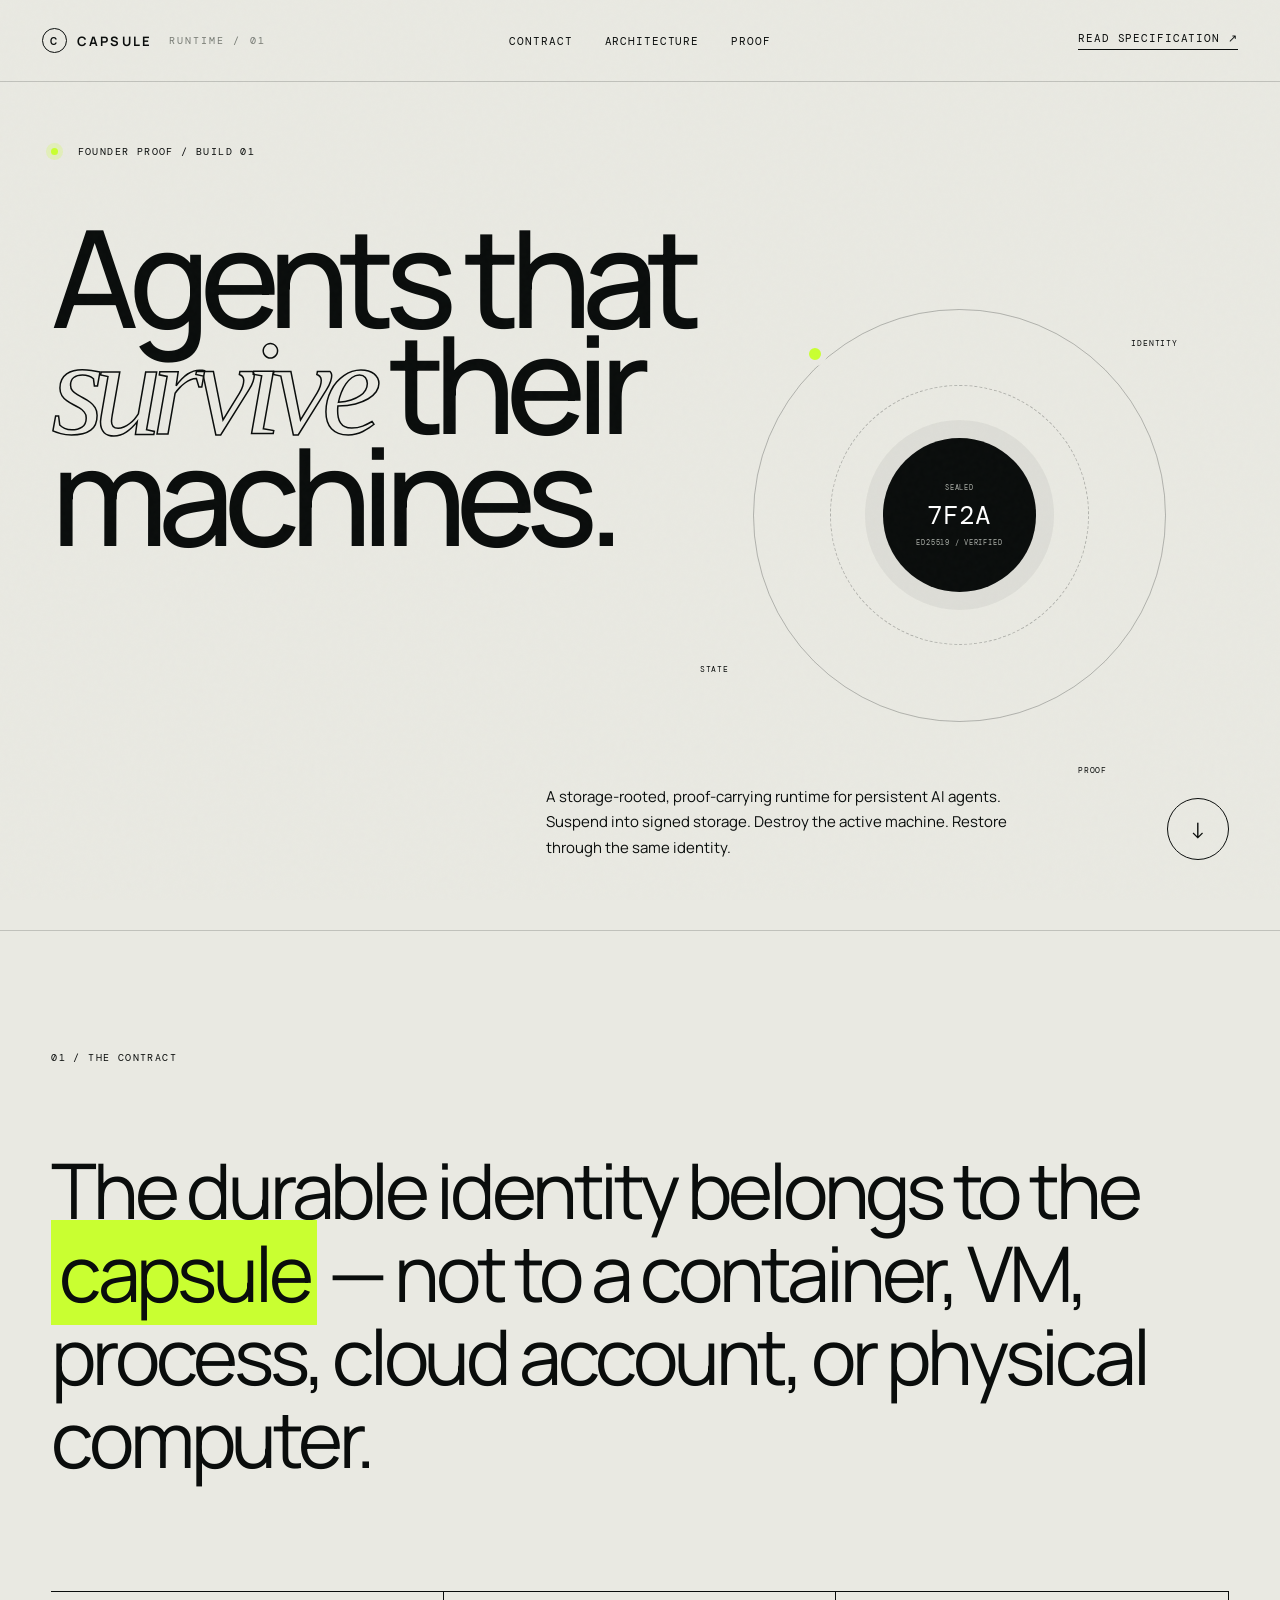
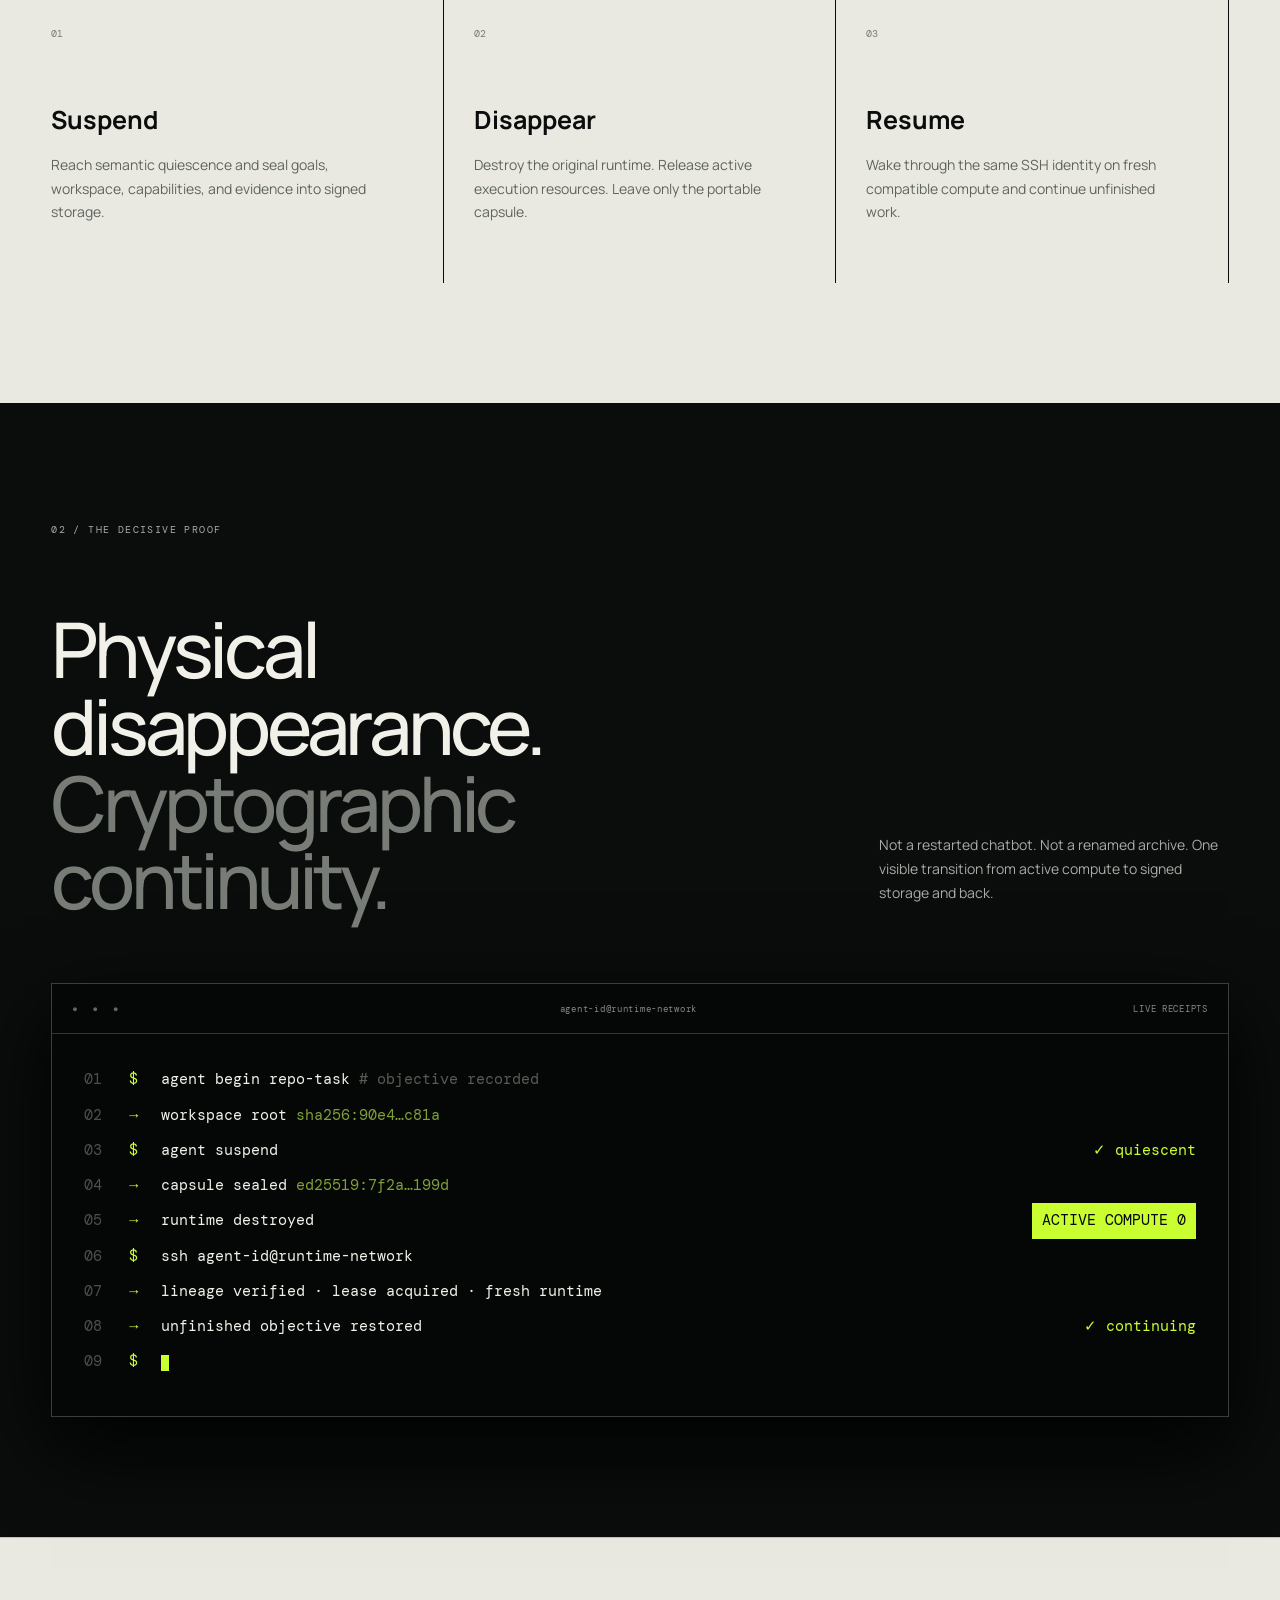
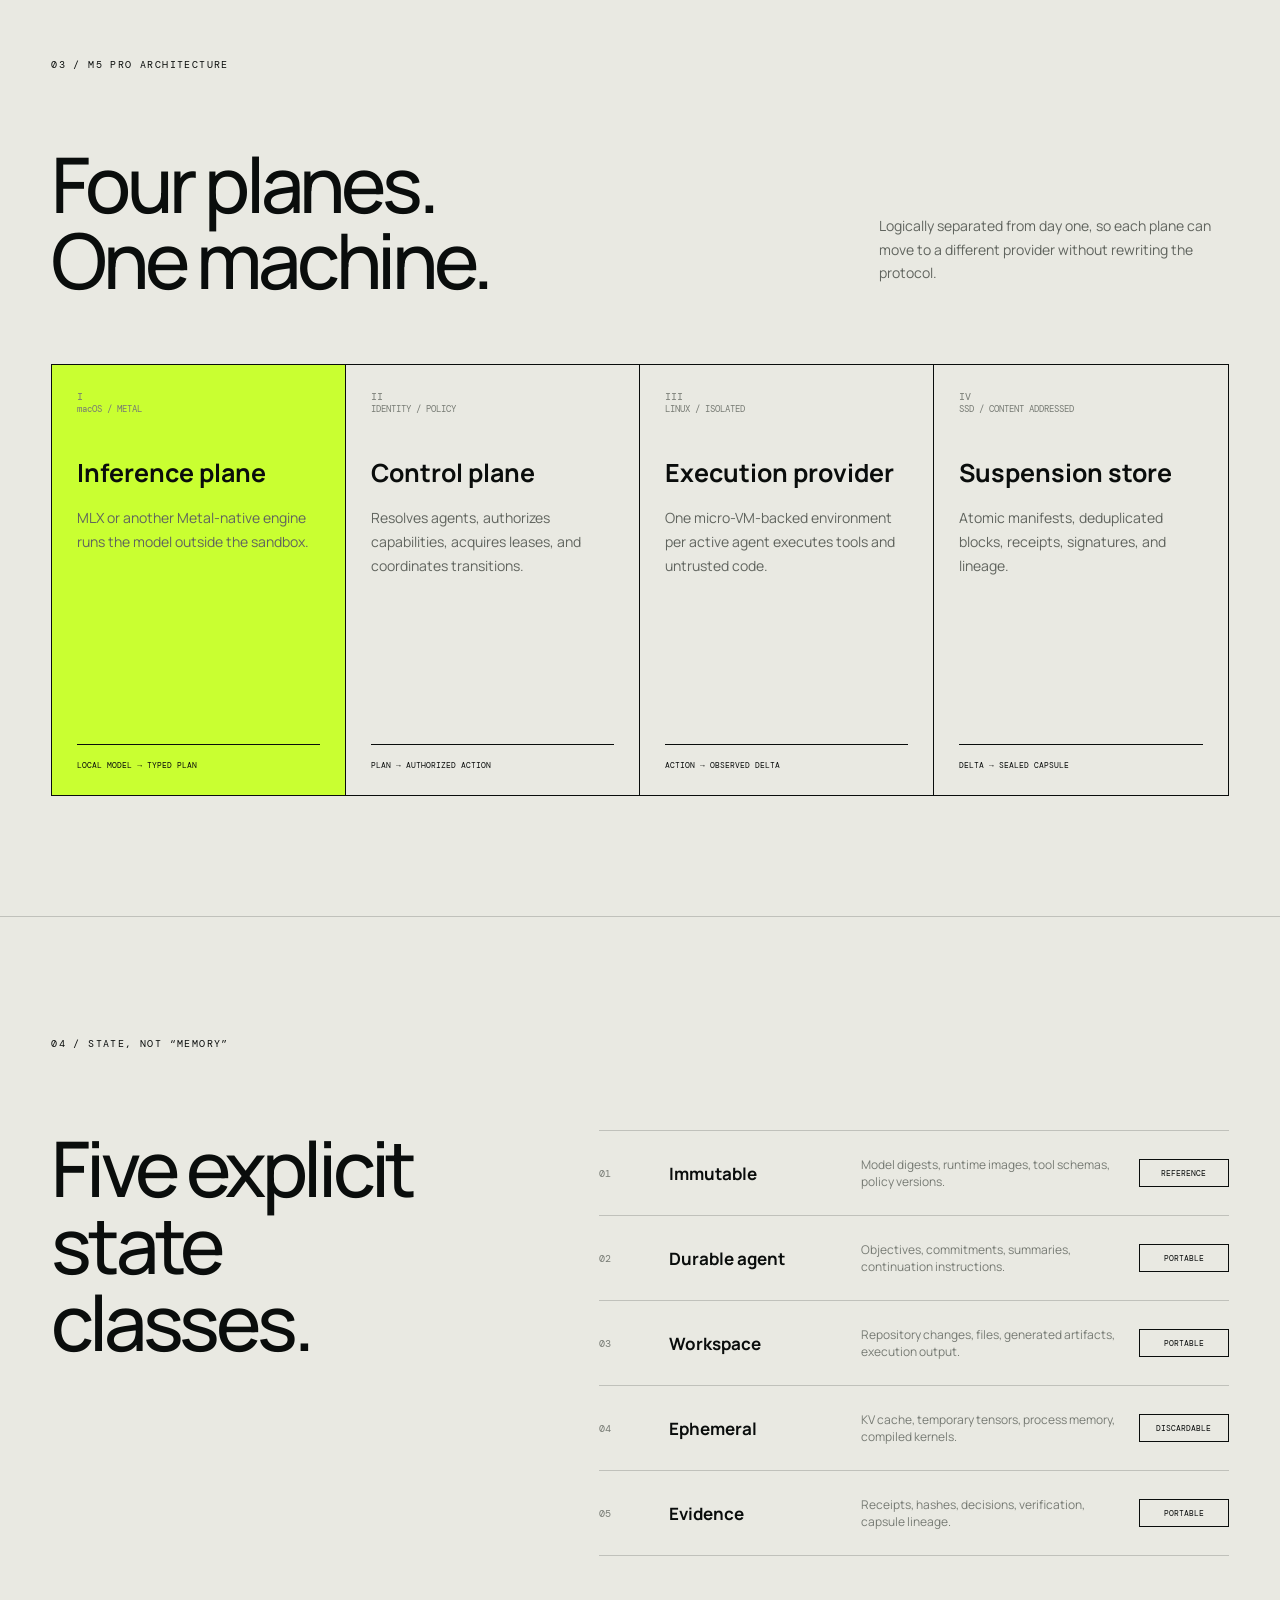
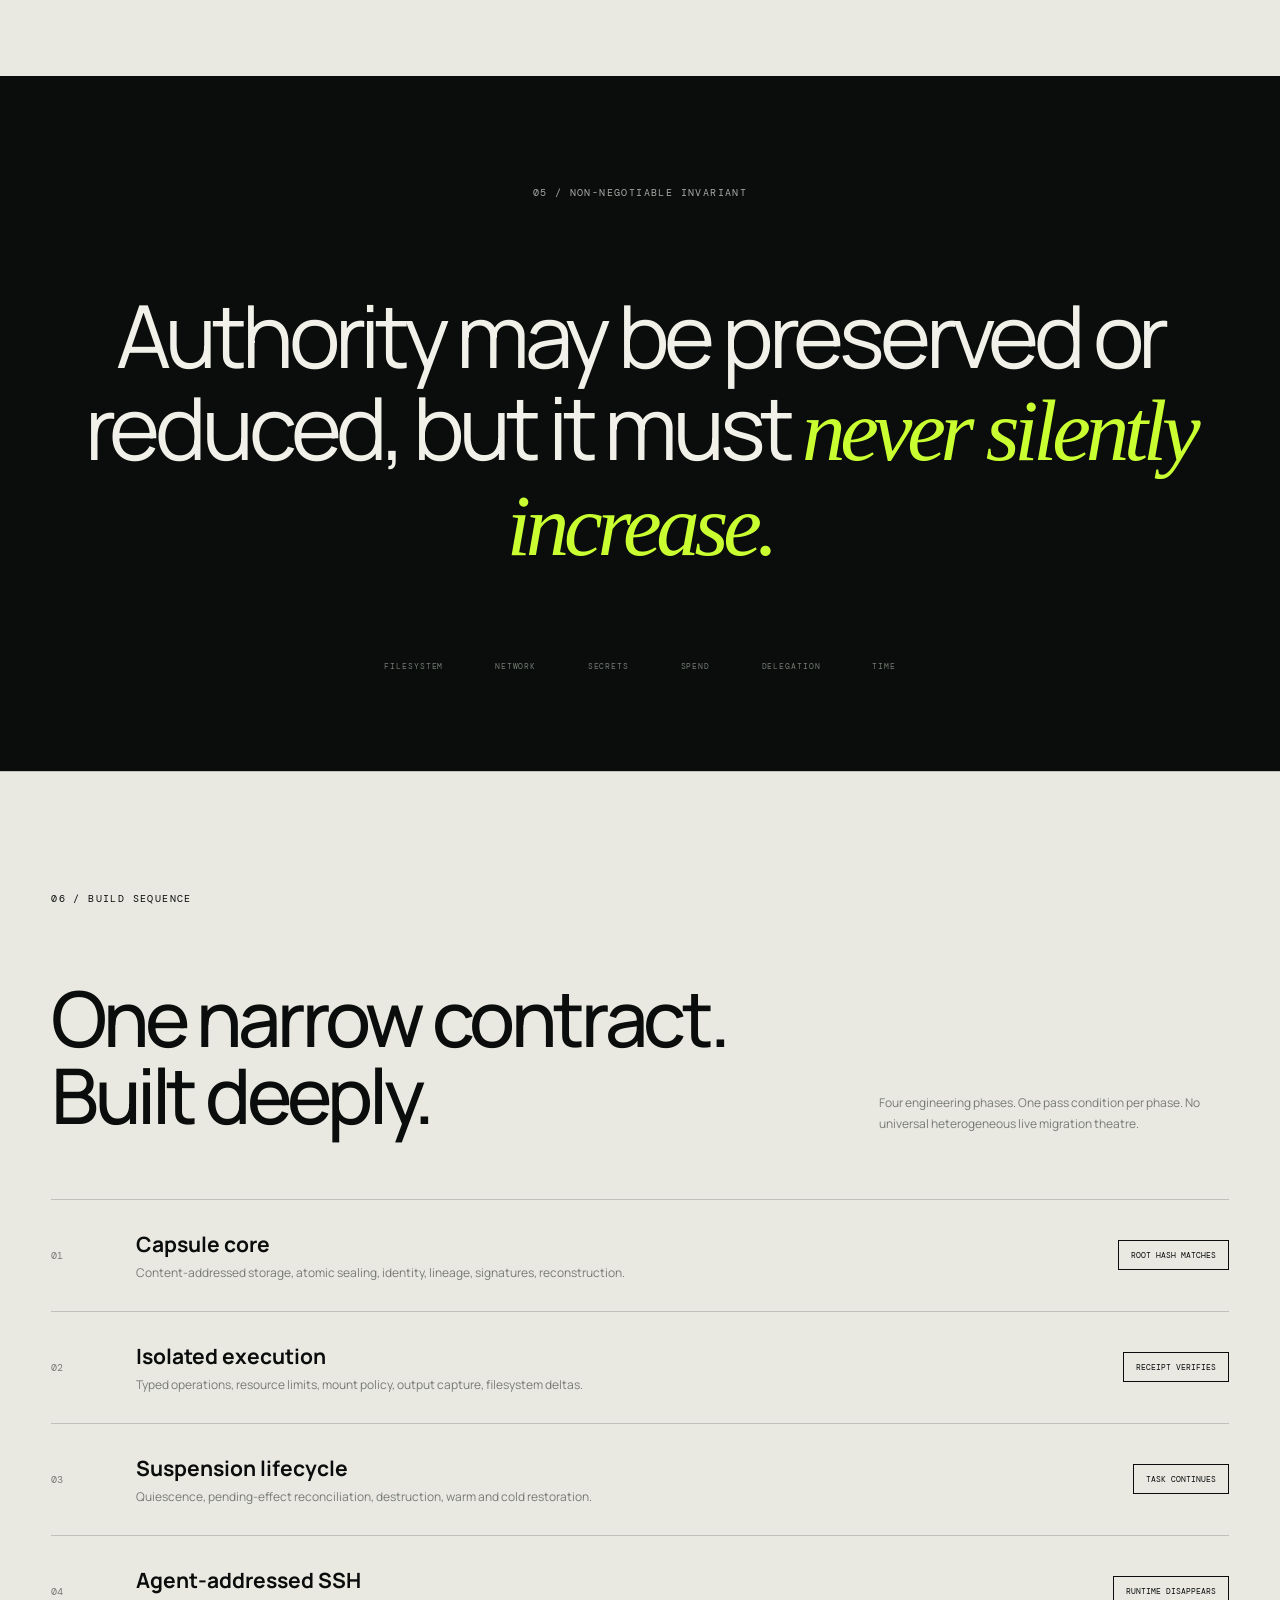
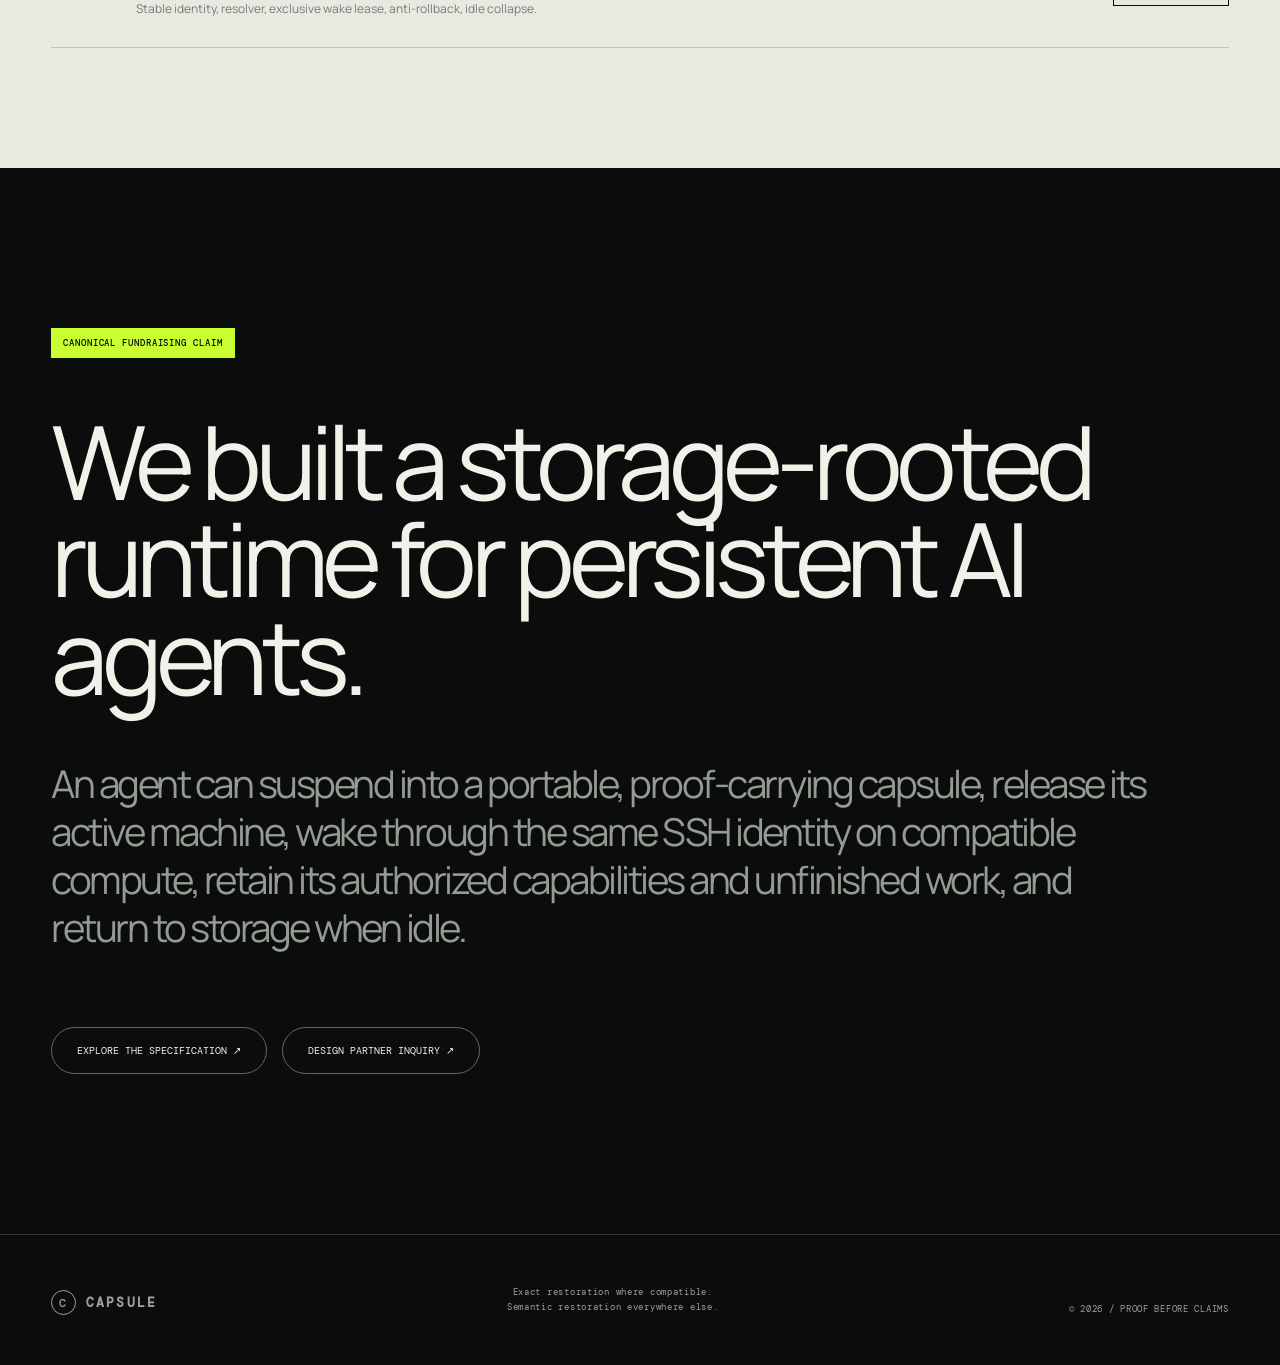
<file: index.html>
<!doctype html>
<html lang="en">
<head>
  <meta charset="utf-8">
  <meta name="viewport" content="width=device-width, initial-scale=1">
  <meta name="theme-color" content="#080b0a">
  <meta name="description" content="A storage-rooted, proof-carrying runtime for persistent AI agents.">
  <title>Capsule Runtime — Agents that survive their machines</title>
  <link rel="preconnect" href="https://fonts.googleapis.com">
  <link rel="preconnect" href="https://fonts.gstatic.com" crossorigin>
  <link href="https://fonts.googleapis.com/css2?family=DM+Mono:wght@300;400;500&family=Manrope:wght@400;500;600;700&display=swap" rel="stylesheet">
  <link rel="stylesheet" href="runtime.css">
</head>
<body>
  <div class="grain" aria-hidden="true"></div>
  <header class="site-header">
    <a class="brand" href="#top" aria-label="Capsule Runtime home">
      <span class="brand-mark">C</span><span>CAPSULE</span><span class="brand-mode">RUNTIME / 01</span>
    </a>
    <nav aria-label="Primary navigation">
      <a href="#contract">Contract</a><a href="#architecture">Architecture</a><a href="#proof">Proof</a>
    </nav>
    <a class="header-cta" href="docs.html">Read specification <span>↗</span></a>
    <button class="menu-button" aria-label="Toggle navigation" aria-expanded="false">Menu</button>
  </header>

  <main id="top">
    <section class="hero">
      <div class="eyebrow"><span class="pulse"></span> Founder proof / build 01</div>
      <h1>Agents that<br><em>survive</em> their<br>machines.</h1>
      <div class="hero-bottom">
        <p>A storage-rooted, proof-carrying runtime for persistent AI agents. Suspend into signed storage. Destroy the active machine. Restore through the same identity.</p>
        <a class="round-link" href="#contract" aria-label="Explore the runtime contract">↓</a>
      </div>
      <div class="hero-orbit" aria-hidden="true">
        <div class="orbit-ring ring-one"></div><div class="orbit-ring ring-two"></div>
        <div class="capsule-core"><span>SEALED</span><strong>7F2A</strong><small>ED25519 / VERIFIED</small></div>
        <span class="orbit-label label-a">IDENTITY</span><span class="orbit-label label-b">STATE</span><span class="orbit-label label-c">PROOF</span>
      </div>
    </section>

    <section class="statement" id="contract">
      <div class="section-index">01 / THE CONTRACT</div>
      <p class="statement-copy">The durable identity belongs to the <span>capsule</span> — not to a container, VM, process, cloud account, or physical computer.</p>
      <div class="contract-grid">
        <article><span>01</span><h3>Suspend</h3><p>Reach semantic quiescence and seal goals, workspace, capabilities, and evidence into signed storage.</p></article>
        <article><span>02</span><h3>Disappear</h3><p>Destroy the original runtime. Release active execution resources. Leave only the portable capsule.</p></article>
        <article><span>03</span><h3>Resume</h3><p>Wake through the same SSH identity on fresh compatible compute and continue unfinished work.</p></article>
      </div>
    </section>

    <section class="terminal-section" id="proof">
      <div class="section-index light">02 / THE DECISIVE PROOF</div>
      <div class="terminal-heading">
        <h2>Physical disappearance.<br><span>Cryptographic continuity.</span></h2>
        <p>Not a restarted chatbot. Not a renamed archive. One visible transition from active compute to signed storage and back.</p>
      </div>
      <div class="terminal-card">
        <div class="terminal-bar"><span class="terminal-lights">● ● ●</span><span>agent-id@runtime-network</span><span>LIVE RECEIPTS</span></div>
        <div class="terminal-body" role="log" aria-label="Demonstration transcript">
          <p><i>01</i><b>$</b> agent begin repo-task <span class="muted"># objective recorded</span></p>
          <p><i>02</i><b>→</b> workspace root <span class="hash">sha256:90e4…c81a</span></p>
          <p><i>03</i><b>$</b> agent suspend <span class="ok">✓ quiescent</span></p>
          <p><i>04</i><b>→</b> capsule sealed <span class="hash">ed25519:7f2a…199d</span></p>
          <p><i>05</i><b>→</b> runtime destroyed <span class="zero">ACTIVE COMPUTE 0</span></p>
          <p><i>06</i><b>$</b> ssh agent-id@runtime-network</p>
          <p><i>07</i><b>→</b> lineage verified · lease acquired · fresh runtime</p>
          <p><i>08</i><b>→</b> unfinished objective restored <span class="ok">✓ continuing</span></p>
          <p class="cursor-line"><i>09</i><b>$</b> <span class="cursor"></span></p>
        </div>
      </div>
    </section>

    <section class="architecture" id="architecture">
      <div class="section-index">03 / M5 PRO ARCHITECTURE</div>
      <div class="architecture-intro"><h2>Four planes.<br>One machine.</h2><p>Logically separated from day one, so each plane can move to a different provider without rewriting the protocol.</p></div>
      <div class="plane-grid">
        <article class="plane accent"><div class="plane-num">I</div><p class="plane-tag">macOS / METAL</p><h3>Inference plane</h3><p>MLX or another Metal-native engine runs the model outside the sandbox.</p><span>LOCAL MODEL → TYPED PLAN</span></article>
        <article class="plane"><div class="plane-num">II</div><p class="plane-tag">IDENTITY / POLICY</p><h3>Control plane</h3><p>Resolves agents, authorizes capabilities, acquires leases, and coordinates transitions.</p><span>PLAN → AUTHORIZED ACTION</span></article>
        <article class="plane"><div class="plane-num">III</div><p class="plane-tag">LINUX / ISOLATED</p><h3>Execution provider</h3><p>One micro-VM-backed environment per active agent executes tools and untrusted code.</p><span>ACTION → OBSERVED DELTA</span></article>
        <article class="plane"><div class="plane-num">IV</div><p class="plane-tag">SSD / CONTENT ADDRESSED</p><h3>Suspension store</h3><p>Atomic manifests, deduplicated blocks, receipts, signatures, and lineage.</p><span>DELTA → SEALED CAPSULE</span></article>
      </div>
    </section>

    <section class="state-section">
      <div class="section-index">04 / STATE, NOT “MEMORY”</div>
      <div class="state-layout">
        <h2>Five explicit<br>state classes.</h2>
        <div class="state-list">
          <article><span>01</span><h3>Immutable</h3><p>Model digests, runtime images, tool schemas, policy versions.</p><b>REFERENCE</b></article>
          <article><span>02</span><h3>Durable agent</h3><p>Objectives, commitments, summaries, continuation instructions.</p><b>PORTABLE</b></article>
          <article><span>03</span><h3>Workspace</h3><p>Repository changes, files, generated artifacts, execution output.</p><b>PORTABLE</b></article>
          <article><span>04</span><h3>Ephemeral</h3><p>KV cache, temporary tensors, process memory, compiled kernels.</p><b>DISCARDABLE</b></article>
          <article><span>05</span><h3>Evidence</h3><p>Receipts, hashes, decisions, verification, capsule lineage.</p><b>PORTABLE</b></article>
        </div>
      </div>
    </section>

    <section class="invariant">
      <p class="section-index light">05 / NON-NEGOTIABLE INVARIANT</p>
      <blockquote>Authority may be preserved or reduced, but it must <em>never silently increase.</em></blockquote>
      <div class="invariant-meta"><span>FILESYSTEM</span><span>NETWORK</span><span>SECRETS</span><span>SPEND</span><span>DELEGATION</span><span>TIME</span></div>
    </section>

    <section class="roadmap">
      <div class="section-index">06 / BUILD SEQUENCE</div>
      <div class="roadmap-heading"><h2>One narrow contract.<br>Built deeply.</h2><p>Four engineering phases. One pass condition per phase. No universal heterogeneous live migration theatre.</p></div>
      <ol>
        <li><span>01</span><div><h3>Capsule core</h3><p>Content-addressed storage, atomic sealing, identity, lineage, signatures, reconstruction.</p></div><b>ROOT HASH MATCHES</b></li>
        <li><span>02</span><div><h3>Isolated execution</h3><p>Typed operations, resource limits, mount policy, output capture, filesystem deltas.</p></div><b>RECEIPT VERIFIES</b></li>
        <li><span>03</span><div><h3>Suspension lifecycle</h3><p>Quiescence, pending-effect reconciliation, destruction, warm and cold restoration.</p></div><b>TASK CONTINUES</b></li>
        <li><span>04</span><div><h3>Agent-addressed SSH</h3><p>Stable identity, resolver, exclusive wake lease, anti-rollback, idle collapse.</p></div><b>RUNTIME DISAPPEARS</b></li>
      </ol>
    </section>

    <section class="final-claim">
      <div class="claim-badge">CANONICAL FUNDRAISING CLAIM</div>
      <p>We built a storage-rooted runtime for persistent AI agents.</p>
      <p class="claim-detail">An agent can suspend into a portable, proof-carrying capsule, release its active machine, wake through the same SSH identity on compatible compute, retain its authorized capabilities and unfinished work, and return to storage when idle.</p>
      <div class="claim-actions"><a href="docs.html">Explore the specification ↗</a><a href="mailto:founders@language.fi">Design partner inquiry ↗</a></div>
    </section>
  </main>
  <footer><div class="brand"><span class="brand-mark">C</span><span>CAPSULE</span></div><p>Exact restoration where compatible.<br>Semantic restoration everywhere else.</p><span>© 2026 / PROOF BEFORE CLAIMS</span></footer>
  <script src="runtime.js"></script>
</body>
</html>
</file>
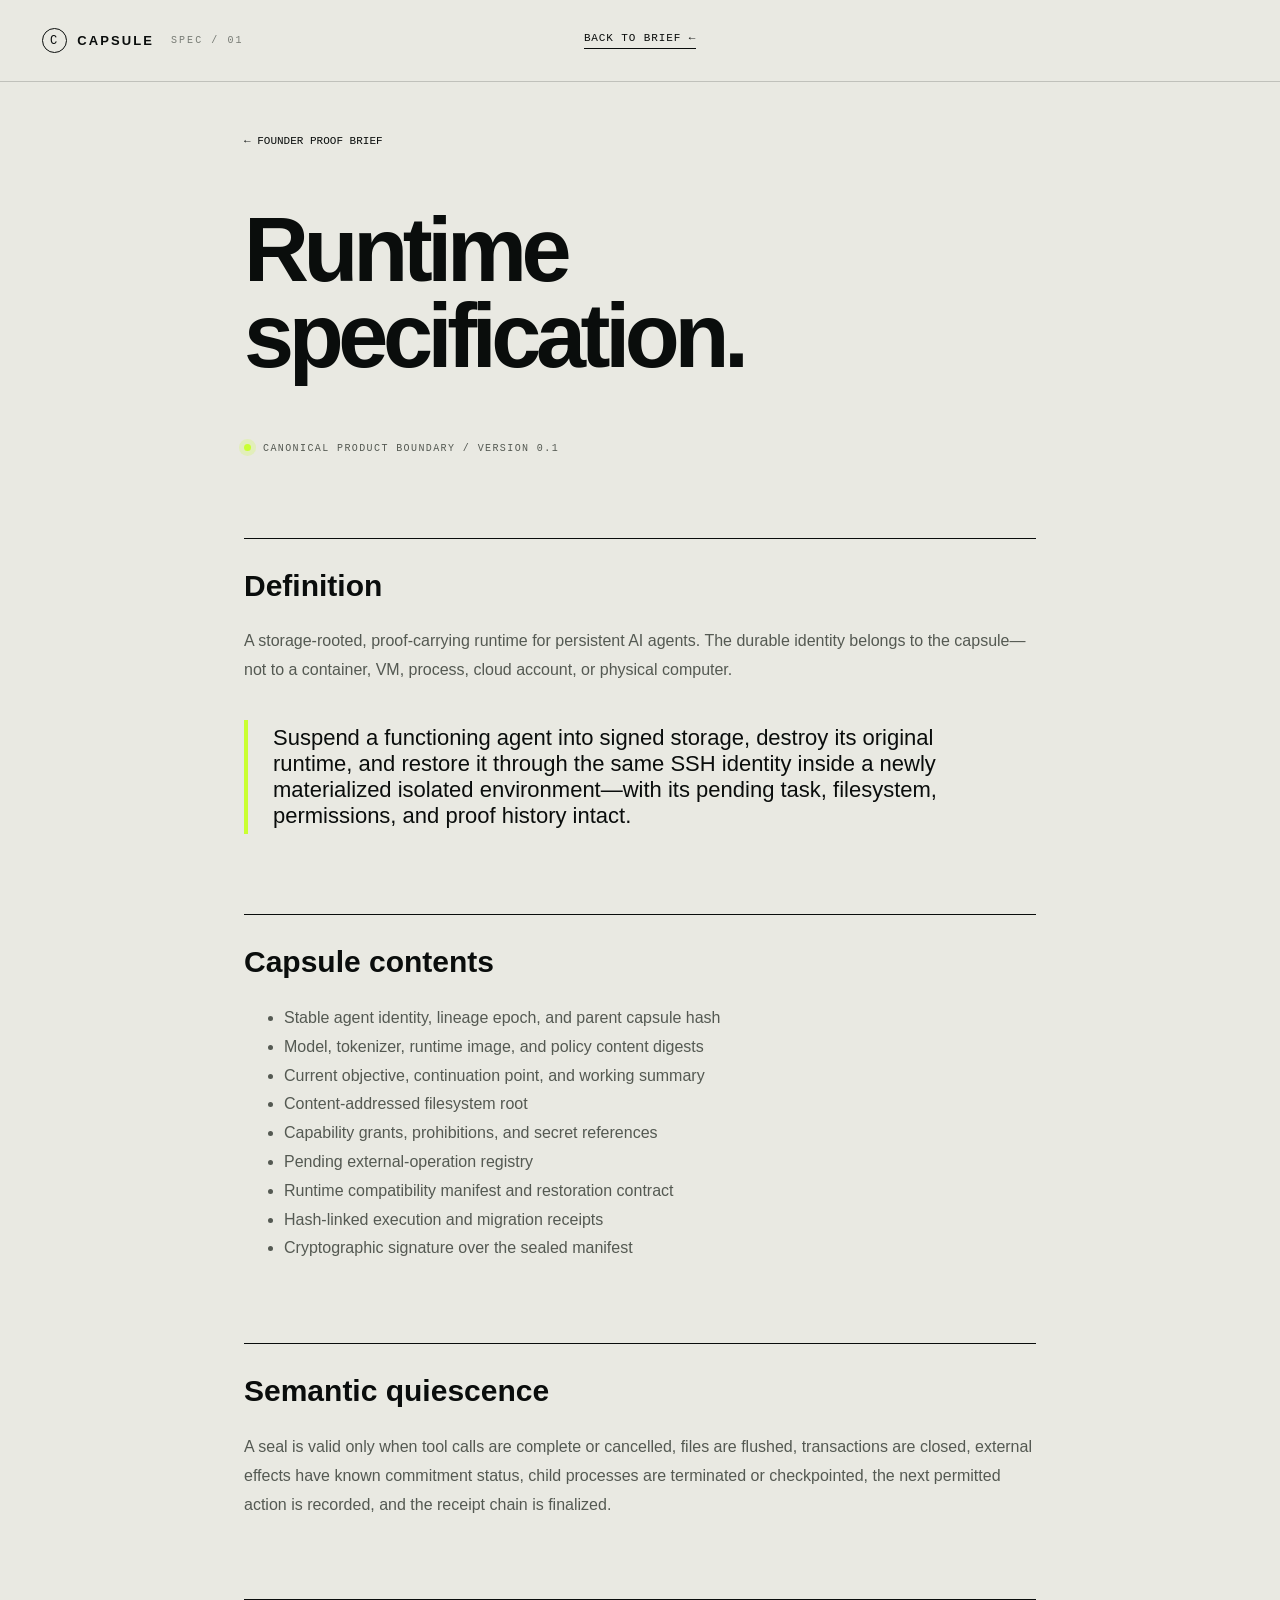
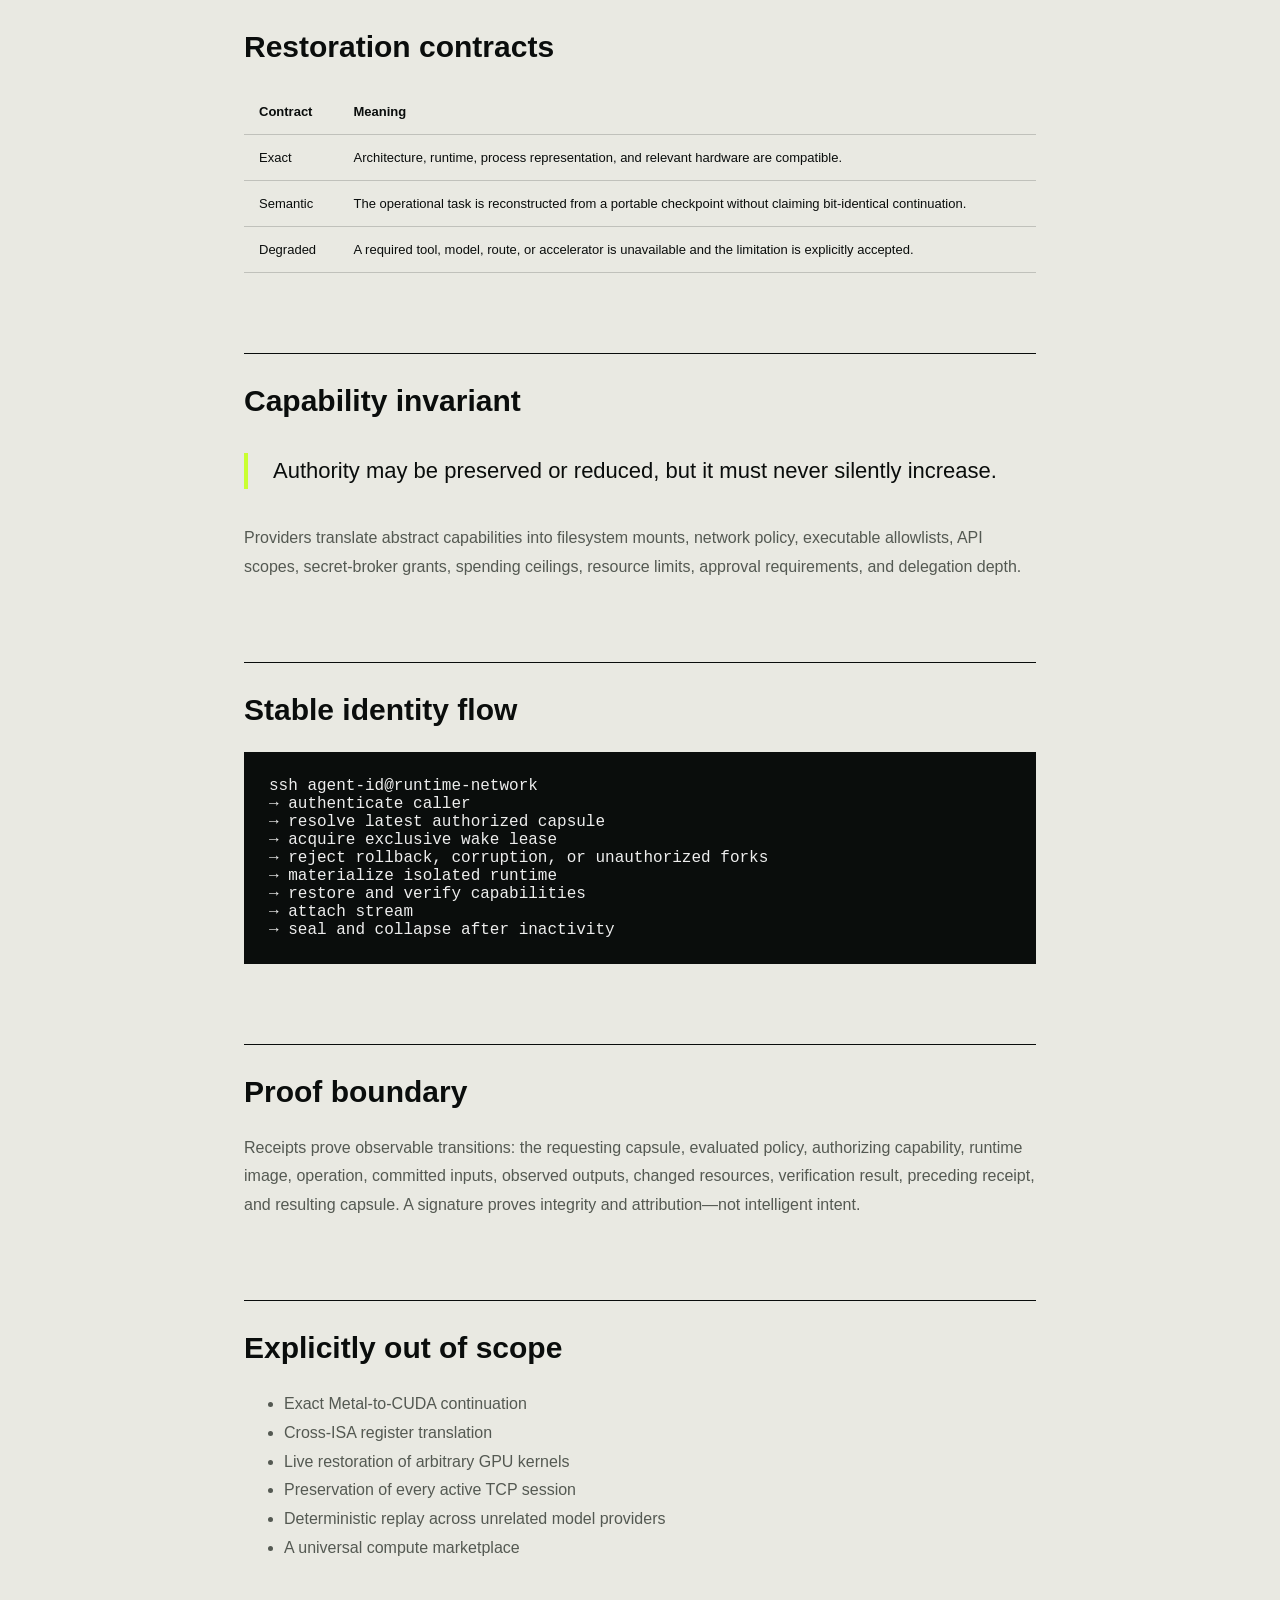
<file: docs.html>
<!doctype html><html lang="en"><head><meta charset="utf-8"><meta name="viewport" content="width=device-width,initial-scale=1"><title>Capsule Runtime — Specification</title><link rel="stylesheet" href="runtime.css"><style>.doc{max-width:920px;margin:auto;padding:130px 5vw}.doc a{color:inherit}.doc h1{font-size:clamp(48px,8vw,90px);letter-spacing:-.06em;line-height:.95}.doc h2{font-size:30px;margin-top:80px;border-top:1px solid;padding-top:30px}.doc p,.doc li{color:#545952;line-height:1.8}.doc blockquote{font-size:22px;border-left:4px solid var(--acid);margin:35px 0;padding:5px 25px}.doc code,.doc pre{font-family:var(--mono)}.doc pre{background:var(--ink);color:#eee;padding:25px;overflow:auto}.doc table{width:100%;border-collapse:collapse}.doc th,.doc td{text-align:left;padding:15px;border-bottom:1px solid var(--line);font-size:13px}.back{font:11px var(--mono);text-transform:uppercase;text-decoration:none}</style></head><body><header class="site-header"><a class="brand" href="index.html"><span class="brand-mark">C</span><span>CAPSULE</span><span class="brand-mode">SPEC / 01</span></a><a class="header-cta" href="index.html">Back to brief ←</a></header><main class="doc"><a class="back" href="index.html">← Founder proof brief</a><h1>Runtime<br>specification.</h1><p class="eyebrow"><span class="pulse"></span>Canonical product boundary / version 0.1</p><h2>Definition</h2><p>A storage-rooted, proof-carrying runtime for persistent AI agents. The durable identity belongs to the capsule—not to a container, VM, process, cloud account, or physical computer.</p><blockquote>Suspend a functioning agent into signed storage, destroy its original runtime, and restore it through the same SSH identity inside a newly materialized isolated environment—with its pending task, filesystem, permissions, and proof history intact.</blockquote><h2>Capsule contents</h2><ul><li>Stable agent identity, lineage epoch, and parent capsule hash</li><li>Model, tokenizer, runtime image, and policy content digests</li><li>Current objective, continuation point, and working summary</li><li>Content-addressed filesystem root</li><li>Capability grants, prohibitions, and secret references</li><li>Pending external-operation registry</li><li>Runtime compatibility manifest and restoration contract</li><li>Hash-linked execution and migration receipts</li><li>Cryptographic signature over the sealed manifest</li></ul><h2>Semantic quiescence</h2><p>A seal is valid only when tool calls are complete or cancelled, files are flushed, transactions are closed, external effects have known commitment status, child processes are terminated or checkpointed, the next permitted action is recorded, and the receipt chain is finalized.</p><h2>Restoration contracts</h2><table><thead><tr><th>Contract</th><th>Meaning</th></tr></thead><tbody><tr><td>Exact</td><td>Architecture, runtime, process representation, and relevant hardware are compatible.</td></tr><tr><td>Semantic</td><td>The operational task is reconstructed from a portable checkpoint without claiming bit-identical continuation.</td></tr><tr><td>Degraded</td><td>A required tool, model, route, or accelerator is unavailable and the limitation is explicitly accepted.</td></tr></tbody></table><h2>Capability invariant</h2><blockquote>Authority may be preserved or reduced, but it must never silently increase.</blockquote><p>Providers translate abstract capabilities into filesystem mounts, network policy, executable allowlists, API scopes, secret-broker grants, spending ceilings, resource limits, approval requirements, and delegation depth.</p><h2>Stable identity flow</h2><pre>ssh agent-id@runtime-network
→ authenticate caller
→ resolve latest authorized capsule
→ acquire exclusive wake lease
→ reject rollback, corruption, or unauthorized forks
→ materialize isolated runtime
→ restore and verify capabilities
→ attach stream
→ seal and collapse after inactivity</pre><h2>Proof boundary</h2><p>Receipts prove observable transitions: the requesting capsule, evaluated policy, authorizing capability, runtime image, operation, committed inputs, observed outputs, changed resources, verification result, preceding receipt, and resulting capsule. A signature proves integrity and attribution—not intelligent intent.</p><h2>Explicitly out of scope</h2><ul><li>Exact Metal-to-CUDA continuation</li><li>Cross-ISA register translation</li><li>Live restoration of arbitrary GPU kernels</li><li>Preservation of every active TCP session</li><li>Deterministic replay across unrelated model providers</li><li>A universal compute marketplace</li></ul></main></body></html>
</file>
<file: runtime.css>
:root{--ink:#0a0d0c;--paper:#e9e9e2;--acid:#c9ff31;--muted:#777b74;--line:rgba(10,13,12,.18);--mono:'DM Mono',monospace}*{box-sizing:border-box}html{scroll-behavior:smooth}body{margin:0;background:var(--paper);color:var(--ink);font-family:Manrope,sans-serif;overflow-x:hidden}.grain{position:fixed;inset:0;opacity:.025;pointer-events:none;z-index:20;background-image:url("data:image/svg+xml,%3Csvg viewBox='0 0 180 180' xmlns='http://www.w3.org/2000/svg'%3E%3Cfilter id='n'%3E%3CfeTurbulence type='fractalNoise' baseFrequency='.9' numOctaves='3' stitchTiles='stitch'/%3E%3C/filter%3E%3Crect width='100%25' height='100%25' filter='url(%23n)' opacity='.8'/%3E%3C/svg%3E")}.site-header{height:82px;display:grid;grid-template-columns:1fr auto 1fr;align-items:center;padding:0 3.3vw;border-bottom:1px solid var(--line);position:absolute;inset:0 0 auto;z-index:5}.brand{display:flex;gap:10px;align-items:center;font-size:13px;font-weight:700;letter-spacing:.16em;text-decoration:none;color:inherit}.brand-mark{display:grid;place-items:center;width:25px;height:25px;border:1px solid;border-radius:50%;font:500 12px var(--mono)}.brand-mode{font:400 10px var(--mono);color:var(--muted);margin-left:7px}.site-header nav{display:flex;gap:32px}.site-header nav a,.header-cta{color:inherit;text-decoration:none;font:400 11px var(--mono);text-transform:uppercase;letter-spacing:.08em}.header-cta{justify-self:end;border-bottom:1px solid;padding-bottom:4px}.menu-button{display:none}.hero{min-height:930px;height:100vh;position:relative;padding:145px 4vw 60px;overflow:hidden}.eyebrow,.section-index{font:400 10px var(--mono);letter-spacing:.14em;text-transform:uppercase}.pulse{display:inline-block;width:7px;height:7px;border-radius:50%;background:var(--acid);box-shadow:0 0 0 5px rgba(201,255,49,.22);margin-right:12px}.hero h1{font-size:clamp(76px,10.6vw,178px);font-weight:500;letter-spacing:-.075em;line-height:.78;margin:66px 0 0;position:relative;z-index:2}.hero h1 em{font-family:Georgia,serif;font-weight:400;color:transparent;-webkit-text-stroke:1.5px var(--ink)}.hero-bottom{position:absolute;bottom:70px;left:4vw;right:4vw;display:flex;align-items:flex-end;justify-content:space-between;z-index:2}.hero-bottom p{font-size:15px;line-height:1.7;max-width:475px;margin:0 0 0 42%}.round-link{display:grid;place-items:center;width:62px;height:62px;border:1px solid;border-radius:50%;color:inherit;text-decoration:none;font-size:22px}.hero-orbit{position:absolute;width:590px;height:590px;right:2vw;top:220px}.orbit-ring{position:absolute;inset:15%;border:1px solid rgba(10,13,12,.25);border-radius:50%}.ring-one{animation:spin 22s linear infinite}.ring-one:after{content:"";position:absolute;width:12px;height:12px;background:var(--acid);border:6px solid var(--paper);border-radius:50%;top:8%;left:12%}.ring-two{inset:28%;border-style:dashed;animation:spin 17s linear infinite reverse}.capsule-core{position:absolute;inset:37%;border-radius:50%;background:var(--ink);color:white;display:flex;flex-direction:column;align-items:center;justify-content:center;box-shadow:0 0 0 18px rgba(10,13,12,.05)}.capsule-core span,.capsule-core small{font:400 7px var(--mono);letter-spacing:.11em;color:#aeb2ac}.capsule-core strong{font:400 26px var(--mono);margin:6px}.orbit-label{position:absolute;font:400 8px var(--mono);letter-spacing:.1em}.label-a{top:20%;right:13%}.label-b{bottom:23%;left:6%}.label-c{bottom:6%;right:25%}@keyframes spin{to{transform:rotate(360deg)}}.statement,.architecture,.state-section,.roadmap{padding:120px 4vw;border-top:1px solid var(--line)}.statement-copy{font-size:clamp(40px,6vw,92px);line-height:1.08;letter-spacing:-.055em;max-width:1350px;margin:85px 0 110px}.statement-copy span{background:var(--acid);padding:0 .1em}.contract-grid{display:grid;grid-template-columns:repeat(3,1fr);border-top:1px solid}.contract-grid article{padding:28px 5vw 45px 0;border-right:1px solid}.contract-grid article+article{padding-left:30px}.contract-grid span,.plane-num,.state-list article>span,.roadmap li>span{font:400 10px var(--mono);color:var(--muted)}.contract-grid h3,.plane h3{font-size:25px;margin:60px 0 16px}.contract-grid p,.plane>p,.architecture-intro p,.roadmap-heading p{color:#60645e;font-size:14px;line-height:1.7}.terminal-section,.invariant,.final-claim{background:var(--ink);color:#f1f1e9;padding:120px 4vw}.section-index.light{color:#a7aaa4}.terminal-heading,.architecture-intro,.roadmap-heading{display:grid;grid-template-columns:2fr 1fr;gap:10vw;align-items:end;margin:75px 0 65px}.terminal-heading h2,.architecture-intro h2,.state-layout>h2,.roadmap-heading h2{font-size:clamp(45px,6vw,92px);line-height:1;letter-spacing:-.055em;font-weight:500;margin:0}.terminal-heading h2 span{color:#777c76}.terminal-heading p{color:#a8aca5;line-height:1.7;font-size:14px;max-width:430px}.terminal-card{border:1px solid #3b3f3b;background:#050706;box-shadow:0 30px 80px #000}.terminal-bar{height:50px;border-bottom:1px solid #30342f;display:flex;align-items:center;justify-content:space-between;padding:0 20px;font:400 9px var(--mono);color:#868b83;letter-spacing:.08em}.terminal-lights{color:#62675f;letter-spacing:5px}.terminal-body{padding:28px 32px 36px;font:400 clamp(10px,1.35vw,15px)/2.35 var(--mono);overflow-x:auto}.terminal-body p{margin:0;white-space:nowrap}.terminal-body i{color:#4b504a;font-style:normal;display:inline-block;width:45px}.terminal-body b{color:var(--acid);font-weight:400;margin-right:14px}.muted{color:#565b54}.hash{color:#7f9f37}.ok{float:right;color:var(--acid)}.zero{float:right;color:#050706;background:var(--acid);padding:0 10px}.cursor{display:inline-block;width:8px;height:16px;background:var(--acid);vertical-align:middle;animation:blink 1s step-end infinite}@keyframes blink{50%{opacity:0}}.architecture-intro p,.roadmap-heading p{max-width:430px}.plane-grid{display:grid;grid-template-columns:repeat(4,1fr);border:1px solid var(--ink)}.plane{min-height:430px;padding:25px;display:flex;flex-direction:column;border-right:1px solid var(--ink)}.plane:last-child{border:0}.plane.accent{background:var(--acid)}.plane-tag{font:400 9px var(--mono)!important;color:var(--muted)!important;margin-top:45px}.plane h3{margin-top:40px}.plane>p{margin:0}.plane>span{font:400 8px var(--mono);margin-top:auto;border-top:1px solid;padding-top:15px}.state-layout{display:grid;grid-template-columns:1fr 1.5fr;gap:10vw;margin-top:80px}.state-list article{display:grid;grid-template-columns:50px 1fr 1.5fr 90px;align-items:center;gap:20px;padding:25px 0;border-top:1px solid var(--line)}.state-list article:last-child{border-bottom:1px solid var(--line)}.state-list h3,.state-list p{margin:0}.state-list h3{font-size:17px}.state-list p{color:var(--muted);font-size:12px}.state-list b{font:400 8px var(--mono);padding:8px;border:1px solid;text-align:center}.invariant{text-align:center;padding-top:100px;padding-bottom:100px}.invariant blockquote{font-size:clamp(42px,6.8vw,105px);line-height:1.05;letter-spacing:-.06em;margin:90px auto;max-width:1400px}.invariant em{font-family:Georgia,serif;font-weight:400;color:var(--acid)}.invariant-meta{display:flex;justify-content:center;gap:4vw;color:#757b73;font:400 8px var(--mono);letter-spacing:.12em}.roadmap ol{list-style:none;padding:0;margin:0}.roadmap li{display:grid;grid-template-columns:60px 1fr auto;gap:25px;align-items:center;border-top:1px solid var(--line);padding:30px 0}.roadmap li:last-child{border-bottom:1px solid var(--line)}.roadmap h3{font-size:21px;margin:0 0 6px}.roadmap p{color:var(--muted);font-size:12px;margin:0}.roadmap b{font:400 8px var(--mono);border:1px solid;padding:9px 12px}.final-claim{padding-top:160px;padding-bottom:160px}.claim-badge{display:inline-block;background:var(--acid);color:var(--ink);font:500 9px var(--mono);letter-spacing:.1em;padding:9px 12px}.final-claim>p{font-size:clamp(50px,8vw,122px);line-height:.95;letter-spacing:-.065em;max-width:1400px;margin:55px 0}.final-claim .claim-detail{font-size:clamp(20px,3vw,42px);line-height:1.25;color:#959a92;max-width:1100px}.claim-actions{display:flex;gap:15px;margin-top:75px}.claim-actions a{color:inherit;text-decoration:none;border:1px solid #636862;border-radius:99px;padding:16px 25px;font:400 10px var(--mono);text-transform:uppercase}footer{background:var(--ink);color:#9da19a;border-top:1px solid #333832;padding:50px 4vw;display:flex;justify-content:space-between;align-items:end;font:400 9px var(--mono);letter-spacing:.08em}footer p{margin:0;text-align:center;line-height:1.7}.reveal{opacity:1;transform:none;transition:opacity .7s ease,transform .7s ease}.reveal.visible{opacity:1;transform:none}@media (prefers-reduced-motion:reduce){*{scroll-behavior:auto!important;animation:none!important}.reveal{opacity:1;transform:none}}@media(max-width:850px){.site-header{grid-template-columns:1fr auto;height:68px}.site-header nav,.header-cta{display:none}.menu-button{display:block;background:none;border:0;font:400 11px var(--mono);text-transform:uppercase}.menu-open .site-header nav{display:flex;position:absolute;top:68px;left:0;right:0;background:var(--paper);padding:25px 4vw;flex-direction:column;border-bottom:1px solid}.hero{min-height:780px;padding-top:115px}.hero h1{font-size:18vw;margin-top:70px}.hero-orbit{width:430px;height:430px;right:-180px;top:310px;opacity:.72}.hero-bottom p{margin:0;max-width:75%;font-size:12px}.statement,.architecture,.state-section,.roadmap,.terminal-section,.invariant,.final-claim{padding:85px 5vw}.contract-grid,.plane-grid{grid-template-columns:1fr}.contract-grid article{border-right:0;border-bottom:1px solid;padding:25px 0!important}.contract-grid h3{margin-top:25px}.terminal-heading,.architecture-intro,.roadmap-heading,.state-layout{grid-template-columns:1fr;gap:35px}.terminal-body{padding:20px 15px}.ok,.zero{float:none;margin-left:20px}.plane{min-height:300px;border-right:0;border-bottom:1px solid}.state-list article{grid-template-columns:35px 1fr 75px}.state-list article p{display:none}.roadmap li{grid-template-columns:35px 1fr}.roadmap li>b{display:none}.invariant-meta{flex-wrap:wrap}.claim-actions{flex-direction:column;align-items:flex-start}footer{align-items:flex-start;gap:35px;flex-direction:column}footer p{text-align:left}.brand-mode{display:none}}
</file>
